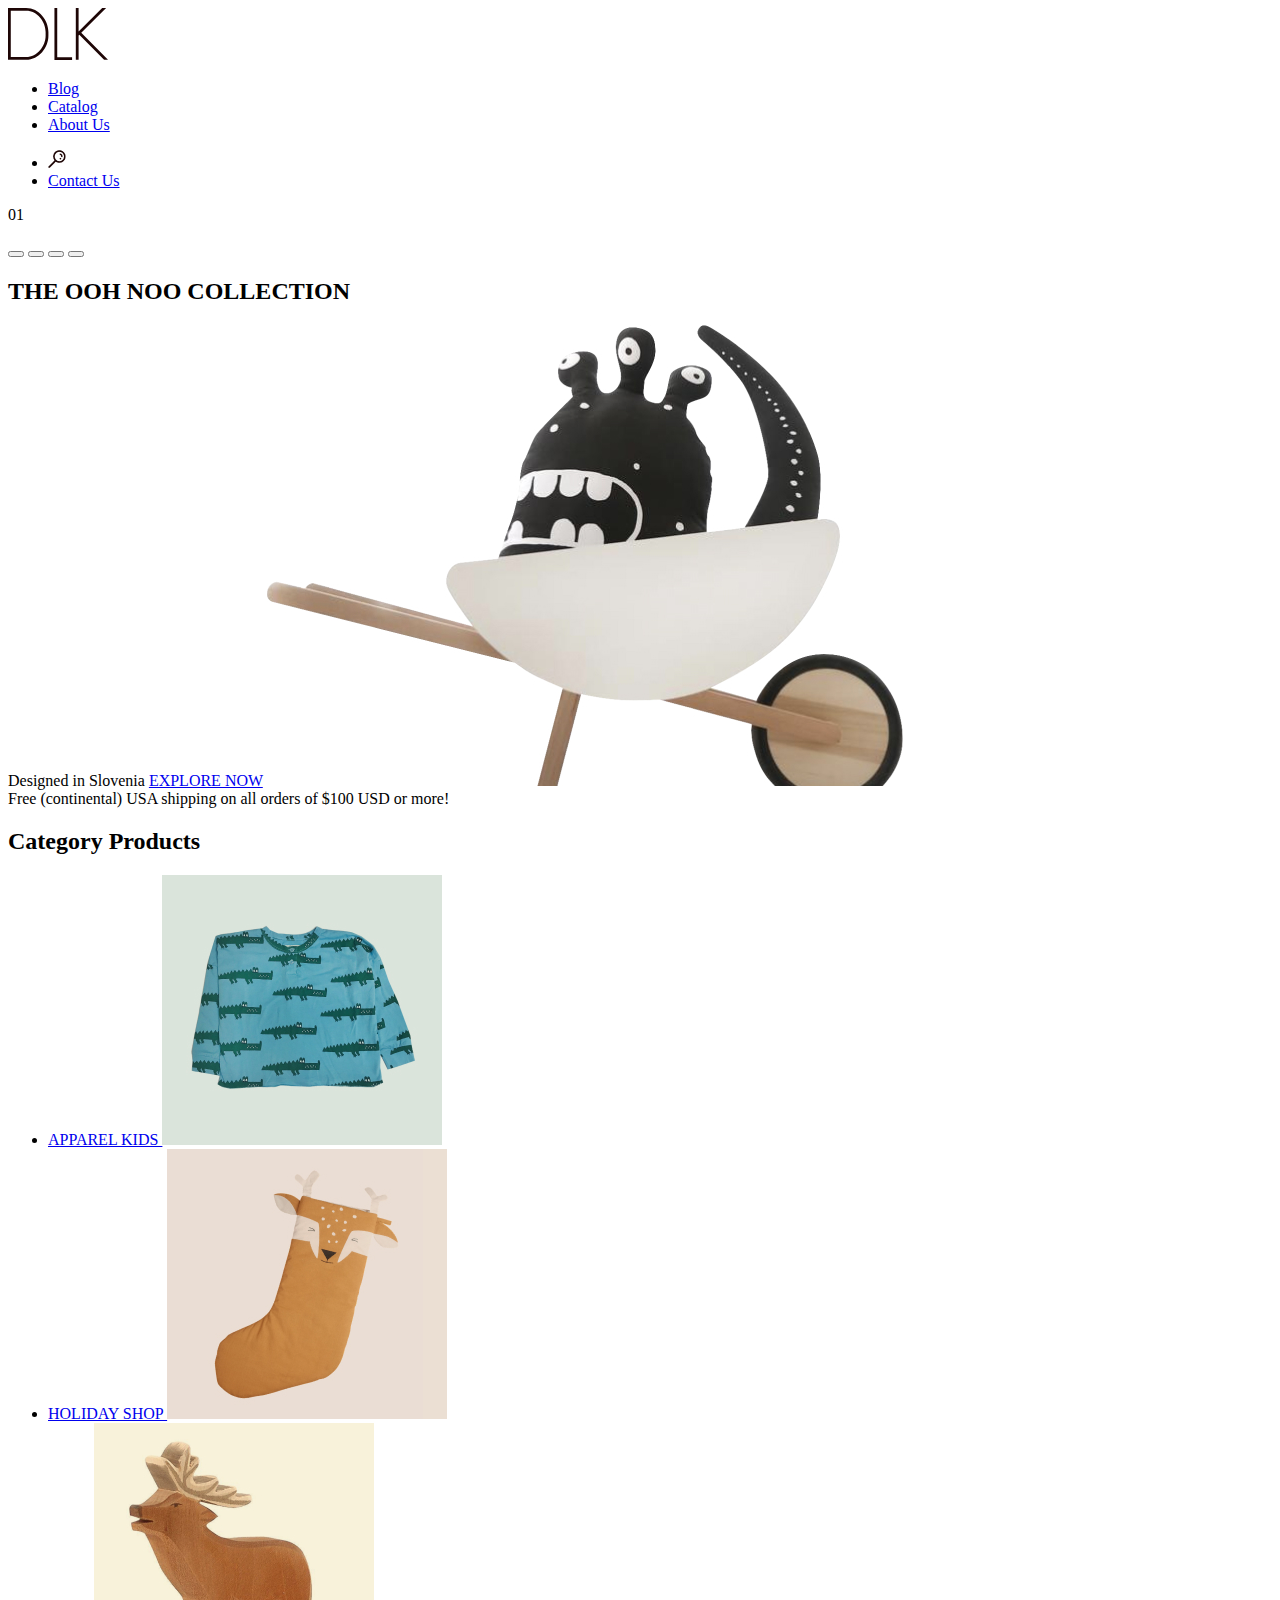
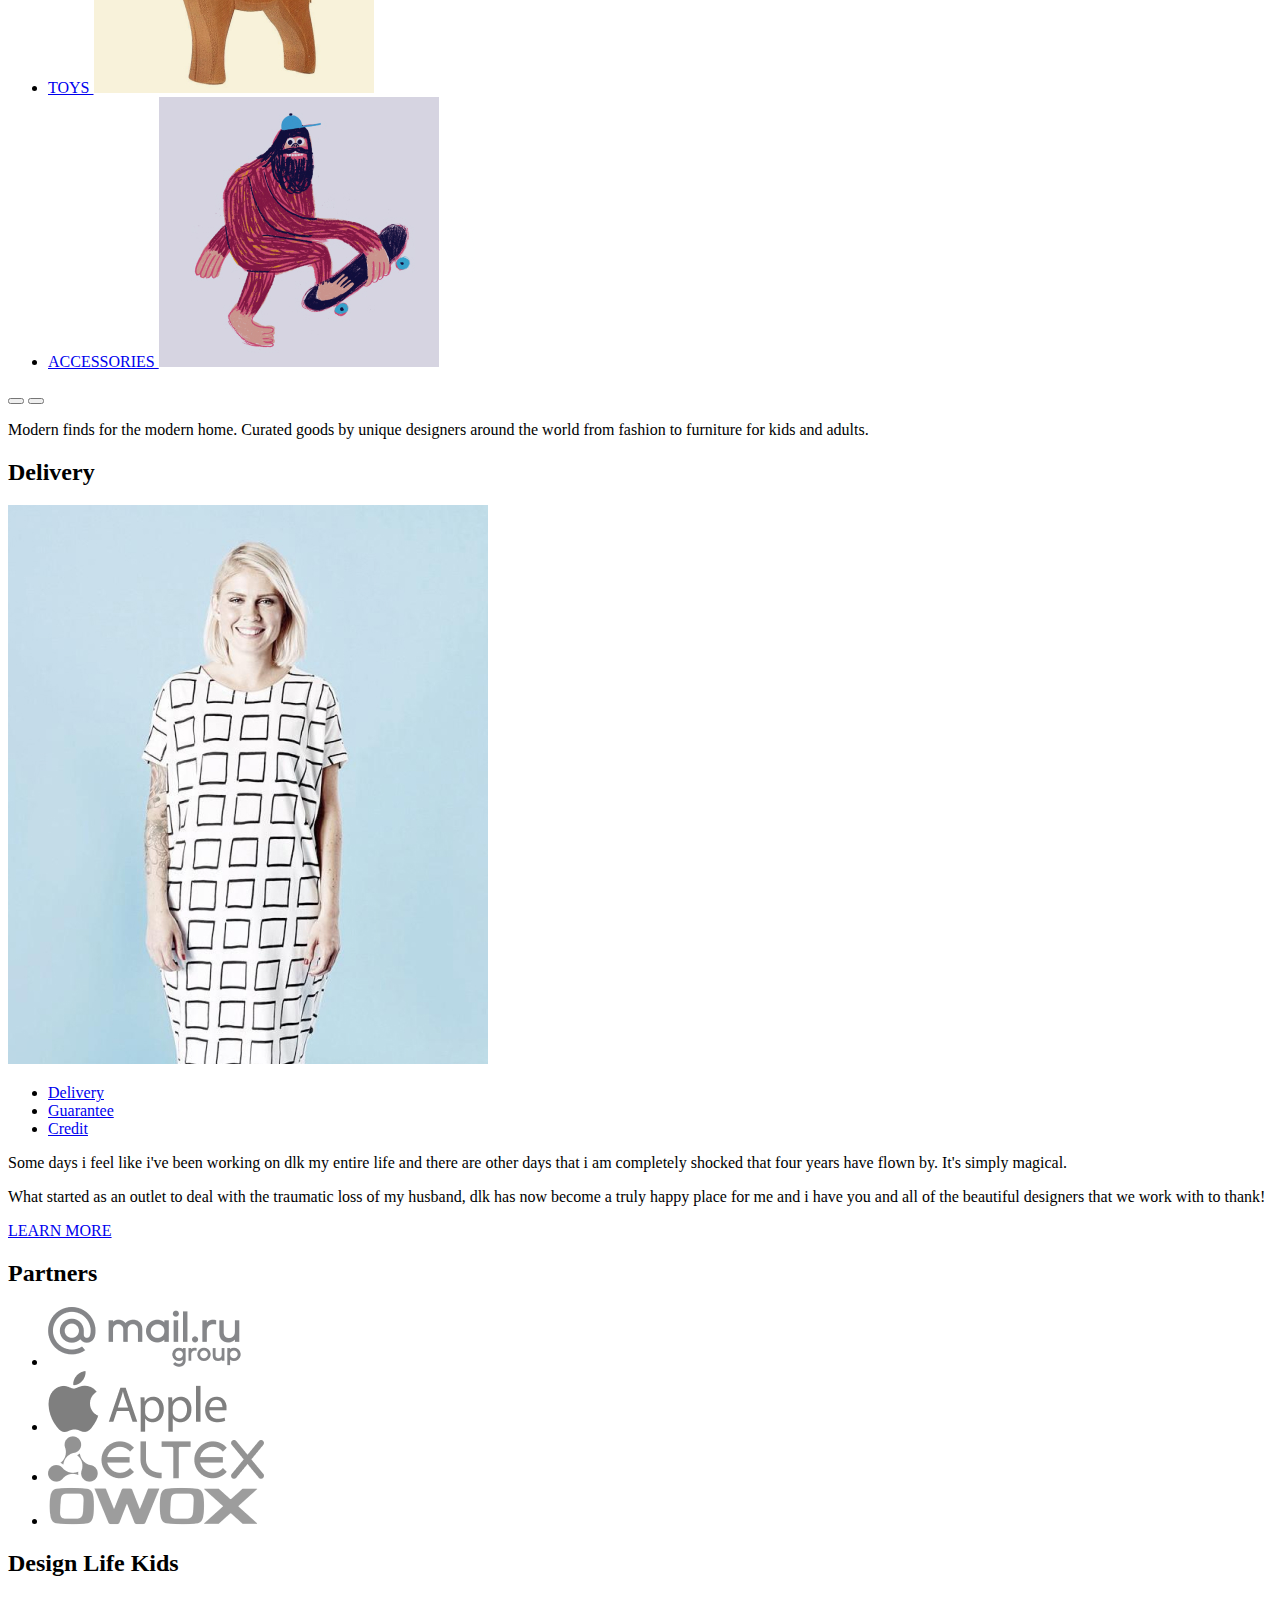
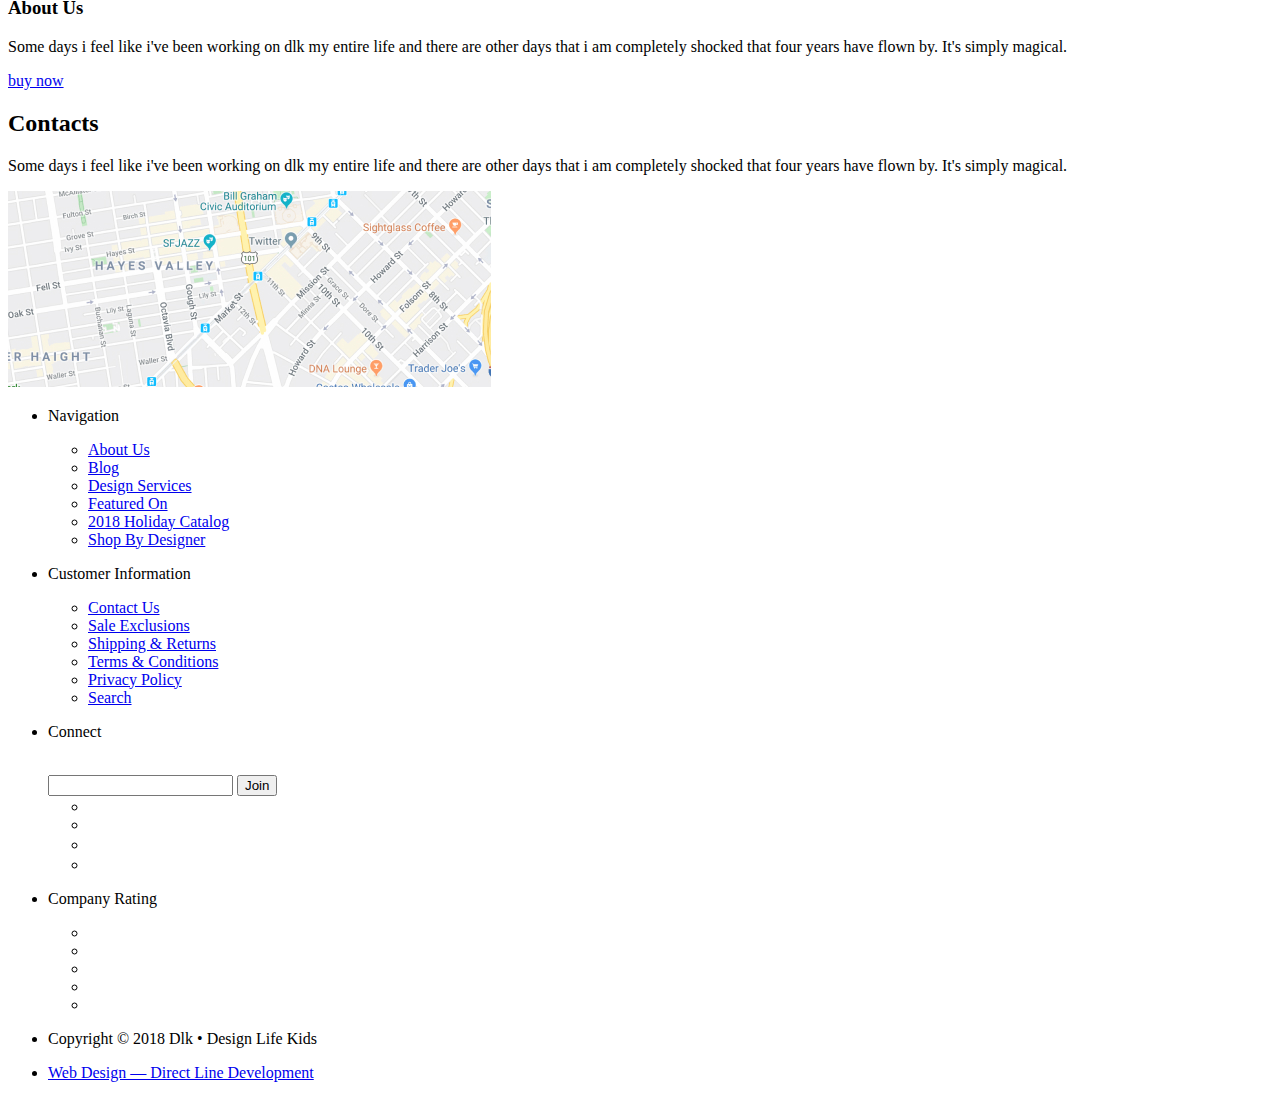
<file: project/index.html>
<!DOCTYPE html>
<html lang="en">

<head>
  <meta charset="utf-8" />
  <title>Document</title>
</head>

<body>
  <header>
    <a href="#">
      <img class="header-logo" src="/images/logo.svg" alt="logo" />
    </a>
    <nav class="header-nav">
      <ul>
        <li><a class="link link_nav" href="#">Blog</a></li>
        <li><a class="link link_nav" href="#">Catalog</a></li>
        <li><a class="link link_nav" href="#">About Us</a></li>
      </ul>
      <ul>
        <li><img class="search" src="/images/search.png" alt="search" /></li>
        <li><a class="link link_cont" href="#">Contact Us</a></li>
      </ul>
    </nav>
  </header>

  <main>
    <section class="poster">
      <div class="slider">
        <p class="slider-number">01</p>
        <div class="slider-nav">
          <button class="button button_active"></button>
          <button class="button button_passive"></button>
          <button class="button button_passive"></button>
          <button class="button button_passive"></button>
        </div>
      </div>

      <h2 class="poster-title">
        THE OOH NOO COLLECTION
      </h2>
      <span>
        Designed in Slovenia
      </span>
      <a class="button button_black" href="#">EXPLORE NOW</a>
      <img class="poster-img" src="/images/monster.jpg" alt="monster" />

      <div class="section-footer">
        Free (continental) USA shipping on all orders of $100 USD or more!
      </div>
    </section>

    <section class="category">
      <h2 class="section-title">
        Category Products
      </h2>
      <ul>
        <li>
          <a class="category-title" href="#"> <span> APPAREL KIDS </span>
            <img class="category-img" src="/images/category-1.jpg" alt="APPAREL KIDS" /></a>
        </li>
        <li>
          <a class="category-title" href="#"> <span> HOLIDAY SHOP </span>
            <img class="category-img" src="/images/category-2.jpg" alt="HOLIDAY SHOP" /></a>
        </li>
        <li>
          <a class="category-title" href="#"> <span> TOYS </span>
            <img class="category-img" src="/images/category-3.jpg" alt="TOYS" /></a>
        </li>
        <li>
          <a class="category-title" href="#"> <span> ACCESSORIES </span>
            <img class="category-img" src="/images/category-4.jpg" alt="ACCESSORIES" /></a>
        </li>
      </ul>
      <button class="button button_left"></button>
      <button class="button button_right"></button>
      <p>
        Modern finds for the modern home. Curated goods by unique designers around the world from fashion to furniture
        for kids and adults.
      </p>
    </section>

    <section class="delivery">
      <h2 class="section-title">
        Delivery
      </h2>
      <img class="delivery-img" src="/images/delivery.jpg" alt="delivery" />
      <ul>
        <li><a href="#"> Delivery </a></li>
        <li><a href="#"> Guarantee </a></li>
        <li><a href="#"> Credit </a></li>
      </ul>
      <p>
        Some days i feel like i've been working on dlk my entire life and
        there are other days that i am completely shocked that four years have
        flown by. It's simply magical.
      </p>
      <p>
        What started as an outlet to deal with the traumatic loss of my
        husband, dlk has now become a truly happy place for me and i have you
        and all of the beautiful designers that we work with to thank!
      </p>
      <a class="button button_black" href="#">LEARN MORE</a>
    </section>

    <section class="partners">
      <h2 class="hidden">Partners</h2>
      <ul>
        <li>
          <a href="#"><img src="/images/partner-1.png" alt="mail" /></a>
        </li>
        <li>
          <a href="#"><img src="/images/partner-2.png" alt="apple" /></a>
        </li>
        <li>
          <a href="#"><img src="/images/partner-3.png" alt="eltex" /></a>
        </li>
        <li>
          <a href="#"><img src="/images/partner-4.png" alt="owox" /></a>
        </li>
      </ul>
    </section>

    <article class="add-inf">
      <h2 class="section-title">
        Design Life Kids
      </h2>
      <h3>
        About Us
      </h3>
      <p>
        Some days i feel like i've been working on dlk my entire life and
        there are other days that i am completely shocked that four years
        have flown by. It's simply magical.
      </p>
      <a class="button button_black" href="#">buy now</a>
    </article>
    <article class="add-inf">
      <h2 class="section-title">
        Contacts
      </h2>
      <p>
        Some days i feel like i've been working on dlk my entire life and
        there are other days that i am completely shocked that four years
        have flown by. It's simply magical.
      </p>
      <img src="/images/map.jpg" alt="map" />
    </article>
  </main>

  <footer>
    <ul>
      <li>
        <p class="footer-title">Navigation</p>
        <ul>
          <li><a class="footer-link" href="#">About Us</a></li>
          <li><a class="footer-link" href="#">Blog</a></li>
          <li><a class="footer-link" href="#">Design Services</a></li>
          <li><a class="footer-link" href="#">Featured On</a></li>
          <li><a class="footer-link" href="#">2018 Holiday Catalog</a></li>
          <li><a class="footer-link" href="#">Shop By Designer</a></li>
        </ul>
      </li>
      <li>
        <p class="footer-title">Customer Information</p>
        <ul>
          <li><a class="footer-link" href="#">Contact Us</a></li>
          <li><a class="footer-link" href="#">Sale Exclusions</a></li>
          <li><a class="footer-link" href="#">Shipping & Returns</a></li>
          <li><a class="footer-link" href="#">Terms & Conditions</a></li>
          <li><a class="footer-link" href="#">Privacy Policy</a></li>
          <li><a class="footer-link" href="#">Search</a></li>
        </ul>
      </li>
      <li>
        <p class="footer-title">Connect</p><br>
        <form name="text" method="POST" action="">
          <input type="email">
          <button type="submit" class="button button_black"> Join </button>
        </form>
        <ul>
          <li>
            <a class="social-link" href="#"><img src="/images/f.svg" alt="facebook" /></a>
          </li>
          <li>
            <a class="social-link" href="#"><img src="/images/twit.svg" alt="twitter" /></a>
          </li>
          <li>
            <a class="social-link" href="#"><img src="/images/p.svg" alt="p" /></a>
          </li>
          <li>
            <a class="social-link" href="#"><img src="/images/inst.svg" alt="instagram" /></a>
          </li>
        </ul>
      </li>
    </ul>

    <ul>
      <li>
        <p class="social-link">Company Rating</p>
        <ul>
          <li><img src="/images/Star.svg" alt="star" /></li>
          <li><img src="/images/Star.svg" alt="star" /></li>
          <li><img src="/images/Star.svg" alt="star" /></li>
          <li><img src="/images/Star.svg" alt="star" /></li>
          <li><img src="/images/Star.svg" alt="star" /></li>
        </ul>
      </li>
      <li>
        <p class="social-link">Copyright © 2018 Dlk • Design Life Kids</p>
      </li>
      <li>
        <a href="#">Web Design — Direct Line Development</a>
      </li>
    </ul>
  </footer>
</body>

</html>
</file>
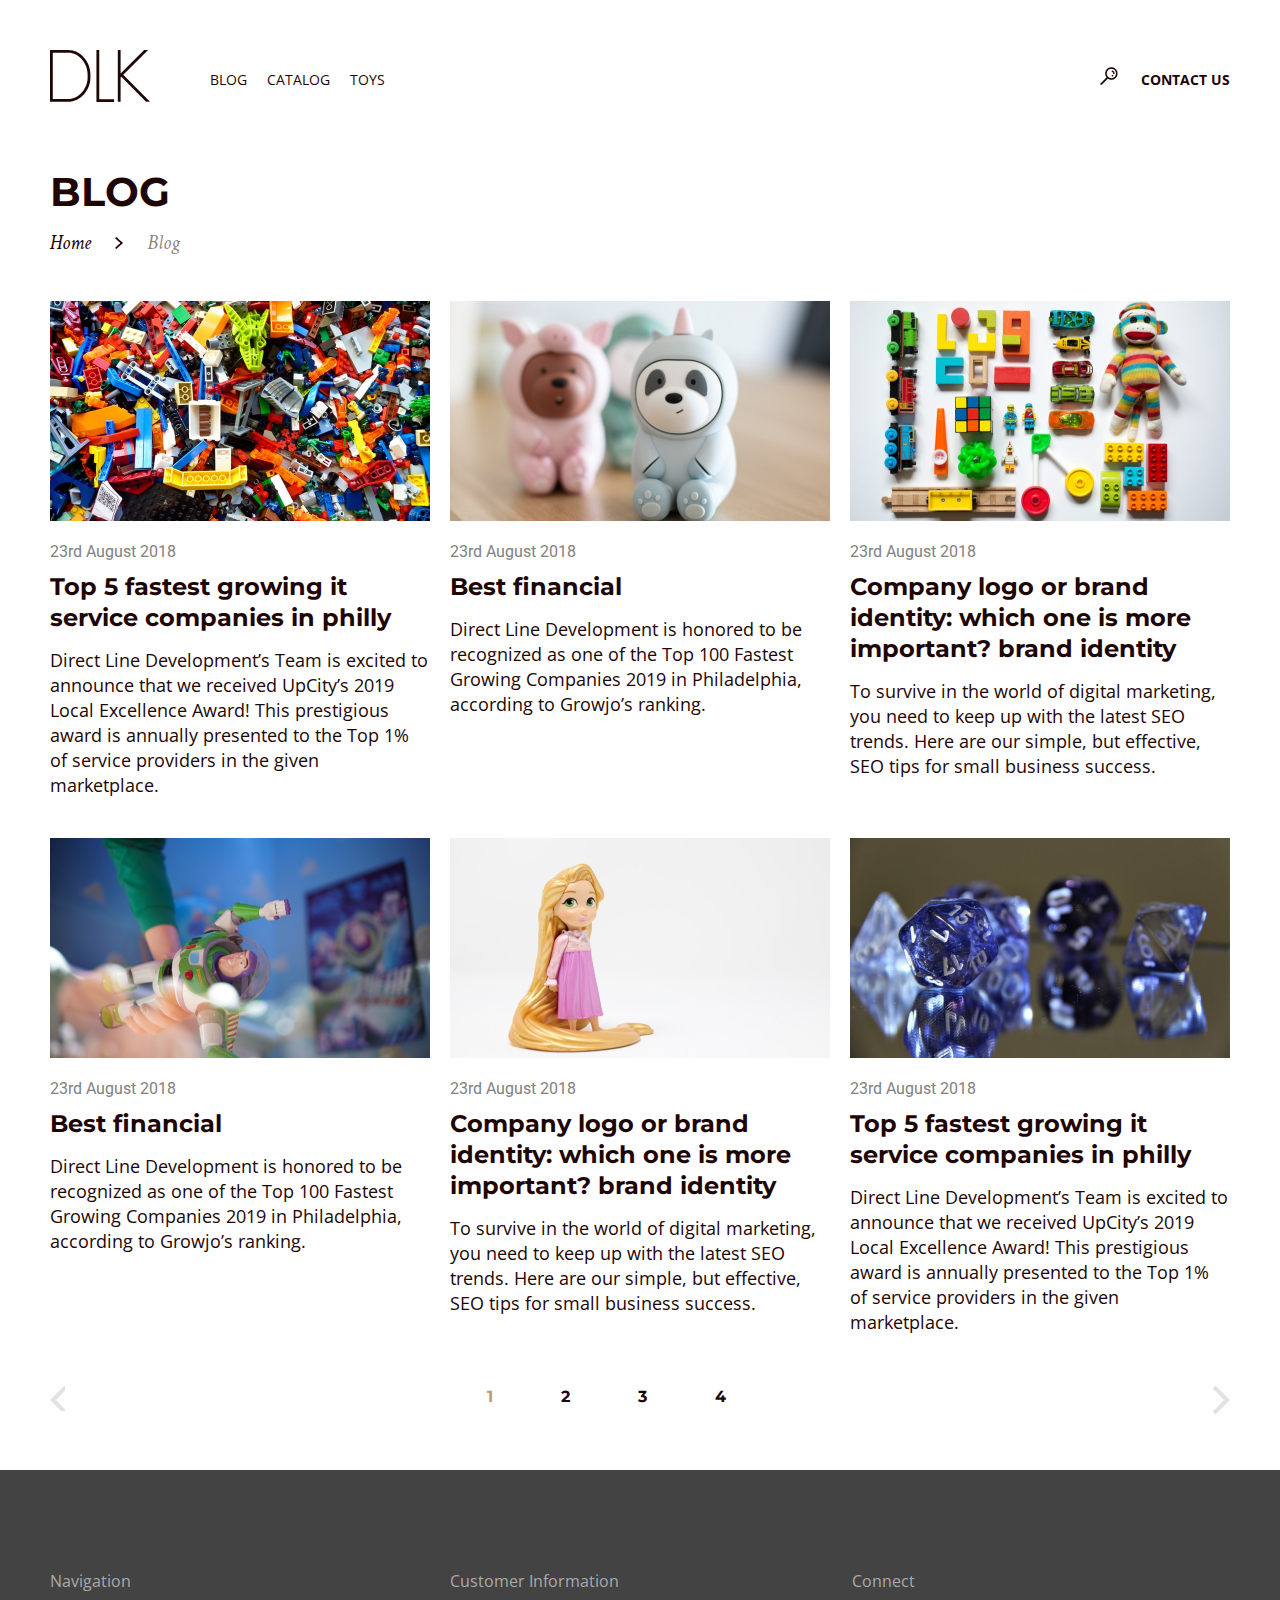
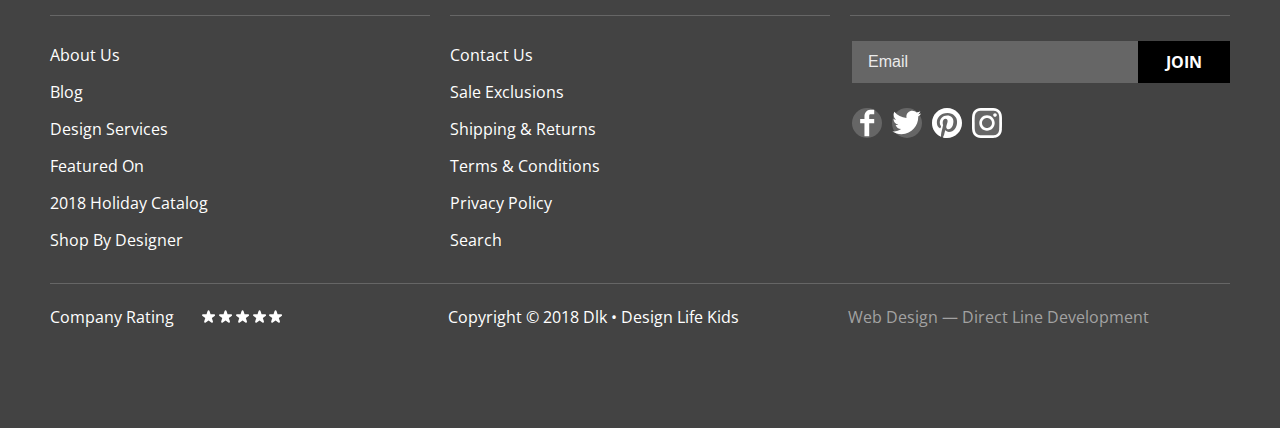
<file: pages/Blog/index.html>
<!DOCTYPE html>
<html lang="en">

<head>
  <meta charset="utf-8" />
  <title>Blog</title>
  <link
    href="https://fonts.googleapis.com/css?family=Crimson+Text:400i,700i%7CMontserrat:300,400,700%7COpen+Sans:400,700%7CRoboto&display=swap"
    rel="stylesheet">
  <link rel="stylesheet" href="/common.css">
  <link rel="stylesheet" href="style.css">
</head>

<body>
  <header class="header container">
    <a href="/index.html">
      <img class="header-logo" src="/images/logo.svg" alt="logo" />
    </a>
    <nav class="header-nav">
      <ul class="header-list-links list_none">
        <li><a class="link link_nav" href="#">Blog</a></li>
        <li><a class="link link_nav" href="/pages/Catalog/index.html">Catalog</a></li>
        <li><a class="link link_nav" href="/pages/Toys/index.html">Toys</a></li>
      </ul>
      <ul class="header-list-search list_none">
        <li><img class="search" src="/images/search.png" alt="search" /></li>
        <li><a class="link link_cont" href="/pages/Contact us/index.html">Contact Us</a></li>
      </ul>
    </nav>
  </header>

  <main>
    <h1 class="title container">
      Blog
    </h1>

    <div class="navigation container">
      <a class="active-tab" href="/index.html">Home</a>
      <img src="/images/br.png" alt=">">
      <a class="passive-tab">Blog</a>
    </div>

    <section class="papers container">
      <h2 class="hidden">papers</h2>
      <ul class="paper list_none">
        <li>
          <article class="paper_item">
            <a href="#"><img class="paper-img" src="/images/paper-1.jpg" alt="lego"></a>
            <span class="paper-date">23rd August 2018</span>
            <a href="#" class="paper-title">Top 5 fastest growing it service companies in philly</a>
            <p class="paper-text">Direct Line Development’s Team is excited to announce that we received UpCity’s 2019
              Local Excellence Award! This prestigious award is annually presented to the Top 1% of service providers in
              the given marketplace.</p>
          </article>
        </li>
        <li>
          <article class="paper_item">
            <a href="#"><img class="paper-img" src="/images/paper-2.jpg" alt="money box"></a>
            <span class="paper-date">23rd August 2018</span>
            <a href="#" class="paper-title">Best financial</a>
            <p class="paper-text">Direct Line Development is honored to be recognized as one of the Top 100 Fastest
              Growing Companies 2019 in Philadelphia, according to Growjo’s ranking.</p>
          </article>
        </li>
        <li>
          <article class="paper_item">
            <a href="#"><img class="paper-img" src="/images/paper-3.jpg" alt="toys"></a>
            <span class="paper-date">23rd August 2018</span>
            <a href="#" class="paper-title">Company logo or brand identity: which one is more important? brand
              identity</a>
            <p class="paper-text">To survive in the world of digital marketing, you need to keep up with the latest SEO
              trends. Here are our simple, but effective, SEO tips for small business success.</p>
          </article>
        </li>
        <li>
          <article class="paper_item">
            <a href="#"><img class="paper-img" src="/images/paper-4.jpg" alt="baz"></a>
            <span class="paper-date">23rd August 2018</span>
            <a href="#" class="paper-title">Best financial</a>
            <p class="paper-text">Direct Line Development is honored to be recognized as one of the Top 100 Fastest
              Growing Companies 2019 in Philadelphia, according to Growjo’s ranking.</p>
          </article>
        </li>
        <li>
          <article class="paper_item">
            <a href="#"><img class="paper-img" src="/images/paper-5.jpg" alt="princess"></a>
            <span class="paper-date">23rd August 2018</span>
            <a href="#" class="paper-title">Company logo or brand identity: which one is more important? brand
              identity</a>
            <p class="paper-text">To survive in the world of digital marketing, you need to keep up with the latest SEO
              trends. Here are our simple, but effective, SEO tips for small business success.</p>
          </article>
        </li>
        <li>
          <article class="paper_item">
            <a href="#"><img class="paper-img" src="/images/paper-6.jpg" alt="kub"></a>
            <span class="paper-date">23rd August 2018</span>
            <a href="#" class="paper-title">Top 5 fastest growing it service companies in philly</a>
            <p class="paper-text">Direct Line Development’s Team is excited to announce that we received UpCity’s 2019
              Local Excellence Award! This prestigious award is annually presented to the Top 1% of service providers in
              the given marketplace.</p>
          </article>
        </li>
      </ul>
    </section>

    <div class="pages container">
      <a class="left" href="#">
        <!-- <img src="/images/page-left.png" alt=""> -->
      </a>
      <div class="numbers">
        <a class="numder numder-one" href="#">1</a>
        <a class="numder" href="#">2</a>
        <a class="numder" href="#">3</a>
        <a class="numder" href="#">4</a>
      </div>
      <a class="right" href="#"><img src="/images/page-right.png" alt=""></a>
    </div>
  </main>

  <footer>
    <div class="container">
      <ul class="footer-inf list_none">
        <li class="footer-nav">
          <p class="footer-title">Navigation</p>
          <ul class="list_none">
            <li><a class="footer-link" href="#">About Us</a></li>
            <li><a class="footer-link" href="#">Blog</a></li>
            <li><a class="footer-link" href="#">Design Services</a></li>
            <li><a class="footer-link" href="#">Featured On</a></li>
            <li><a class="footer-link" href="#">2018 Holiday Catalog</a></li>
            <li><a class="footer-link" href="#">Shop By Designer</a></li>
          </ul>
        </li>
        <li class="footer-custom">
          <p class="footer-title">Customer Information</p>
          <ul class="list_none">
            <li><a class="footer-link" href="#">Contact Us</a></li>
            <li><a class="footer-link" href="#">Sale Exclusions</a></li>
            <li><a class="footer-link" href="#">Shipping & Returns</a></li>
            <li><a class="footer-link" href="#">Terms & Conditions</a></li>
            <li><a class="footer-link" href="#">Privacy Policy</a></li>
            <li><a class="footer-link" href="#">Search</a></li>
          </ul>
        </li>
        <li class="footer-connect">
          <p class="footer-title">Connect</p>
          <form class="footer-form" name="text" method="POST" action="">
            <input class="mail" type="email" placeholder="Email">
            <button type="submit" class="button button_black"><span class="button-text">Join</span></button>
          </form>
          <ul class="footer-soc list_none">
            <li>
              <a class="social-link" href="#"><img src="/images/f.svg" alt="facebook" /></a>
            </li>
            <li>
              <a class="social-link" href="#"><img src="/images/twit.svg" alt="twitter" /></a>
            </li>
            <li>
              <a class="social-link" href="#"><img src="/images/p.svg" alt="p" /></a>
            </li>
            <li>
              <a class="social-link" href="#"><img src="/images/inst.svg" alt="instagram" /></a>
            </li>
          </ul>
        </li>
      </ul>

      <ul class="footer-last list_none">
        <li class="footer-rating">
          <p class="footer-link">Company Rating</p>
          <ul class="stars list_none">
            <li><img class="star" src="/images/Star.svg" alt="star" /></li>
            <li><img class="star" src="/images/Star.svg" alt="star" /></li>
            <li><img class="star" src="/images/Star.svg" alt="star" /></li>
            <li><img class="star" src="/images/Star.svg" alt="star" /></li>
            <li><img class="star" src="/images/Star.svg" alt="star" /></li>
          </ul>
        </li>
        <li>
          <p class="footer-link">Copyright © 2018 Dlk • Design Life Kids</p>
        </li>
        <li>
          <a class="footer-text" href="#">Web Design — Direct Line Development</a>
        </li>
      </ul>
    </div>
  </footer>
</body>

</html>
</file>
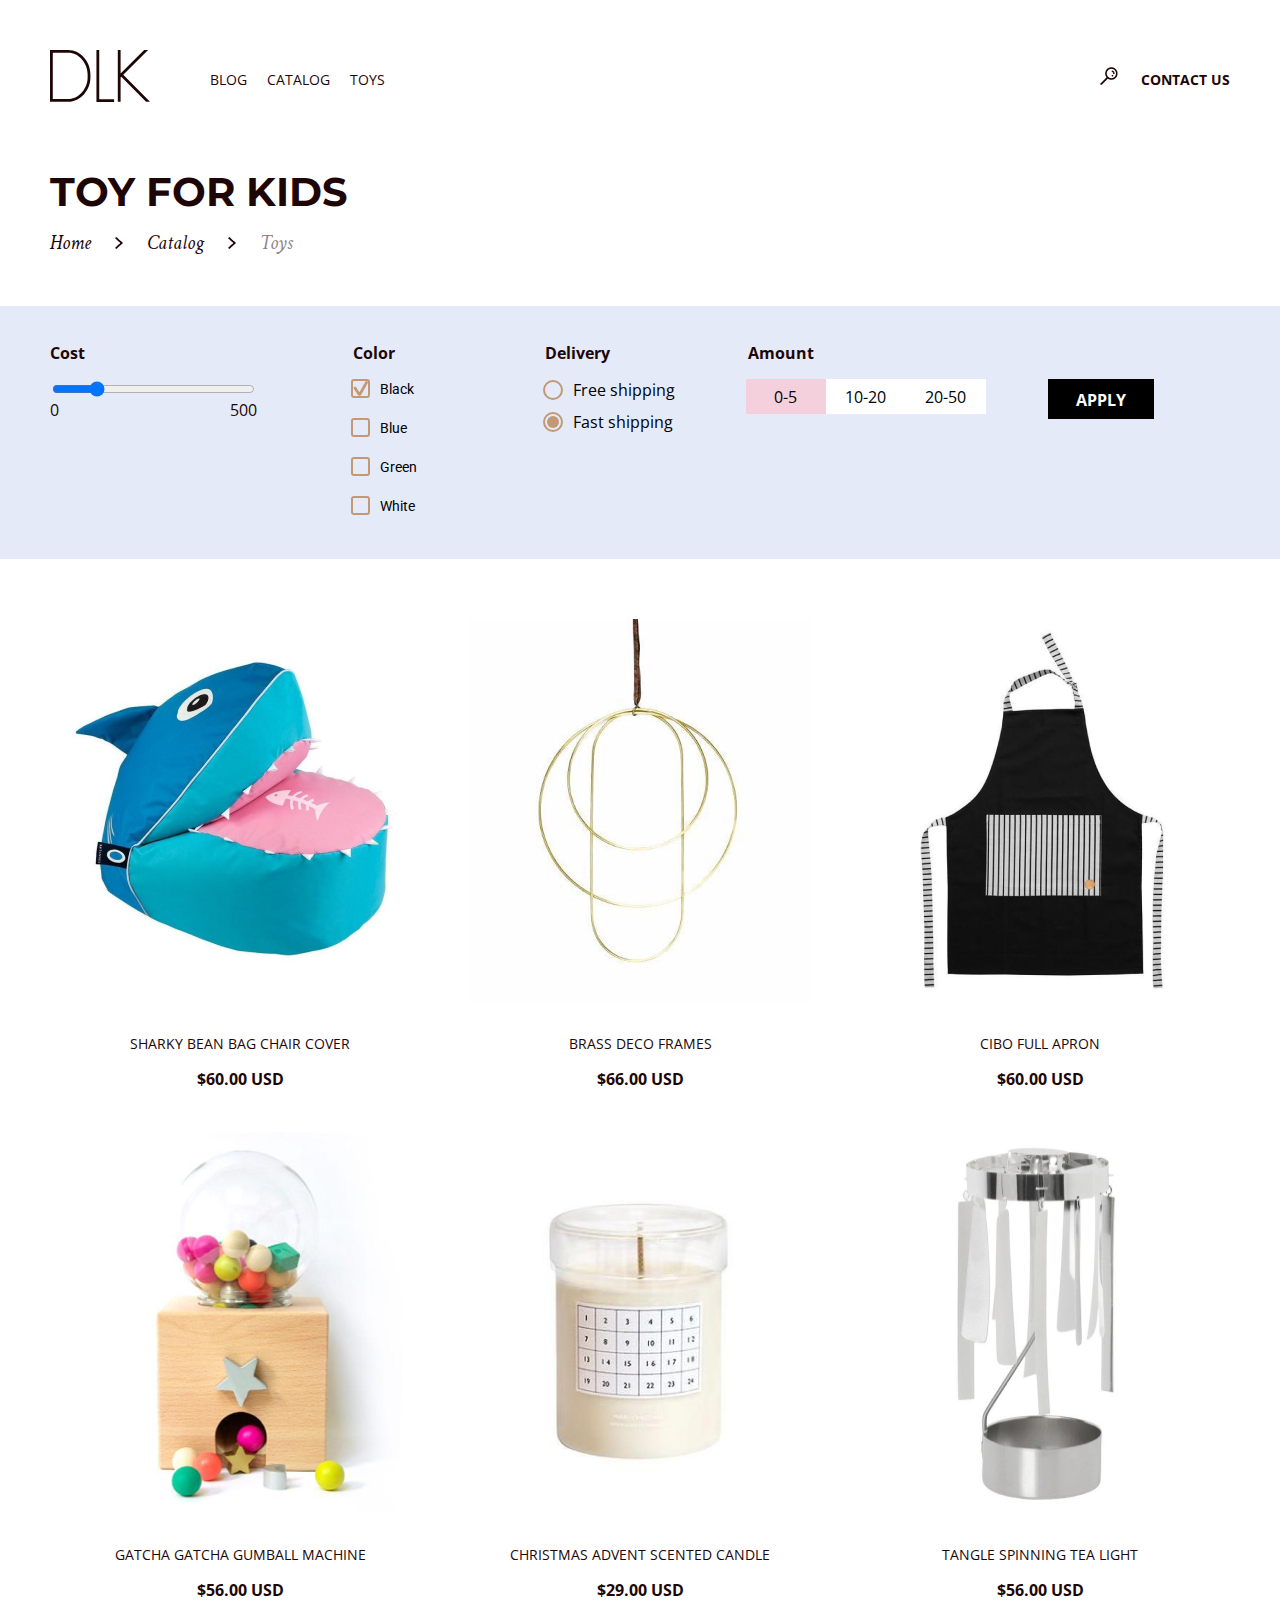
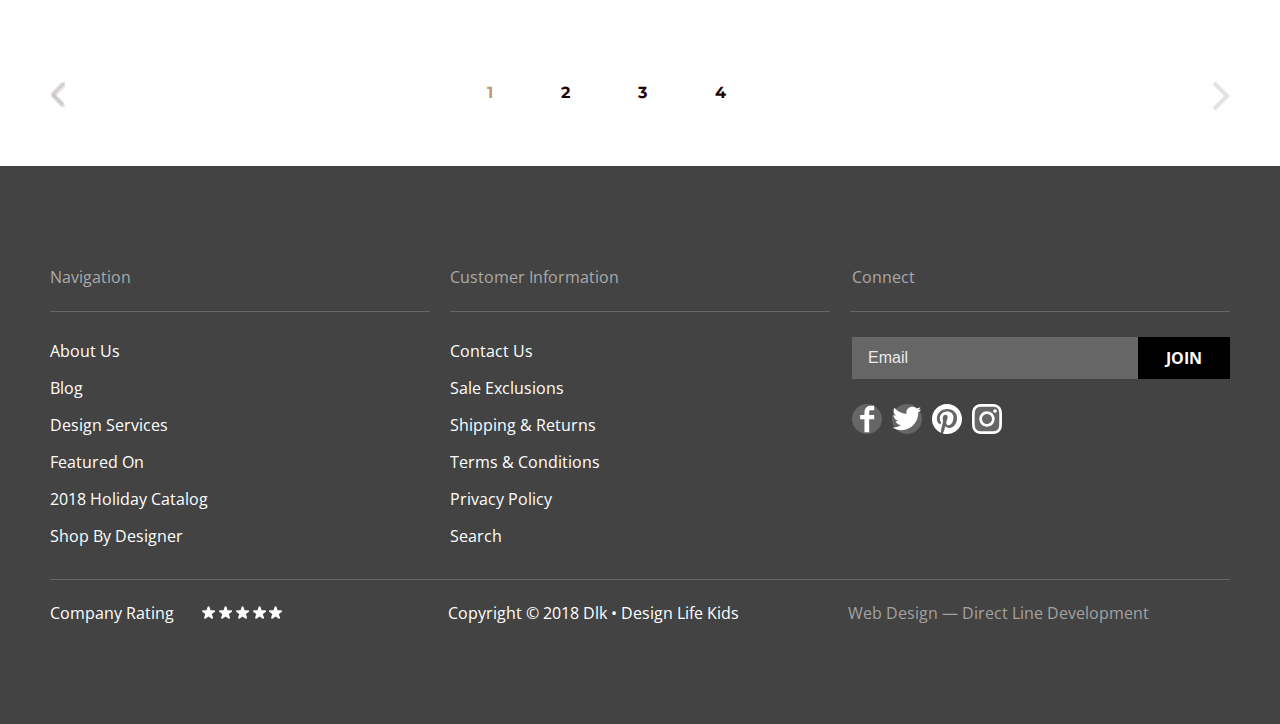
<file: pages/Toys/index.html>
<!DOCTYPE html>
<html lang="en">

<head>
  <meta charset="utf-8" />
  <title>Toys</title>
  <link
    href="https://fonts.googleapis.com/css?family=Crimson+Text:400i,700i%7CMontserrat:300,400,700%7COpen+Sans:400,700%7CRoboto&display=swap"
    rel="stylesheet">
  <link rel="stylesheet" href="/common.css">
  <link rel="stylesheet" href="style.css">
</head>

<body>
  <header class="header container">
    <a href="/index.html">
      <img class="header-logo" src="/images/logo.svg" alt="logo" />
    </a>
    <nav class="header-nav">
      <ul class="header-list-links list_none">
        <li><a class="link link_nav" href="/pages/Blog/index.html">Blog</a></li>
        <li><a class="link link_nav" href="/pages/Catalog/index.html">Catalog</a></li>
        <li><a class="link link_nav" href="#">Toys</a></li>
      </ul>
      <ul class="header-list-search list_none">
        <li><img class="search" src="/images/search.png" alt="search" /></li>
        <li><a class="link link_cont" href="/pages/Contact us/index.html">Contact Us</a></li>
      </ul>
    </nav>
  </header>

  <main>
    <h1 class="title container">
      Toy for kids
    </h1>

    <div class="navigation container">
      <a class="active-tab" href="/index.html">Home</a>
      <img src="/images/br.png" alt=">">
      <a class="active-tab catalog" href="/pages/Catalog/index.html">Catalog</a>
      <img src="/images/br.png" alt=">">
      <a class="passive-tab">Toys</a>
    </div>

    <div class="buy-form">
      <form action="https://form-data-dl.herokuapp.com/api/messages" class="buy container" method="GET">
        <div class="cost-range">
          <label class="label" for="cost">Cost</label>
          <input type="range" id="cost" name="cost" min="0" max="500" value="100">
          <div class="range">
            <span class="form-number">0</span>
            <span class="form-number">500</span>
          </div>
        </div>

        <fieldset class="buy-fieldset fieldset-color">
          <legend class="label">Color</legend>
          <label class="checkbox-label">
            <input class="checkbox hidden" type="checkbox" name="color" value="black" checked>
            <span class="indicator"></span>
            Black
          </label>
          <label class="checkbox-label">
            <input class="checkbox hidden" type="checkbox" name="color" value="blue">
            <span class="indicator"></span>
            Blue
          </label>
          <label class="checkbox-label">
            <input class="checkbox hidden" type="checkbox" name="color" value="green">
            <span class="indicator"></span>
            Green
          </label>
          <label class="checkbox-label">
            <input class="checkbox hidden" type="checkbox" name="color" value="white">
            <span class="indicator"></span>
            White
          </label>
        </fieldset>

        <fieldset class="buy-fieldset fieldset-shipping">
          <legend class="label">Delivery</legend>
          <label class="radio-label">
            <input class="radio hidden" type="radio" name="delivery" value="free">
            <span class="radio-indicator"></span>
            Free shipping
          </label>
          <label class="radio-label">
            <input class="radio hidden" type="radio" name="delivery" value="fast" checked>
            <span class="radio-indicator"></span>
            Fast shipping
          </label>
        </fieldset>

        <fieldset class="buy-fieldset">
          <legend class="label">Amount</legend>
          <div class="amount-d">
            <label class="amount-label">
              <span class="amount-value"> 0-5 </span>
              <input class="amount hidden" type="radio" name="amount" value="small" checked>
              <span class="amount-indicator"></span>
            </label>
            <label class="amount-label">
              <span class="amount-big-value"> 10-20 </span>
              <input class="amount hidden" type="radio" name="amount" value="middle">
              <span class="amount-indicator"></span>
            </label>
            <label class="amount-label">
              <span class="amount-big-value"> 20-50 </span>
              <input class="amount hidden" type="radio" name="amount" value="large">
              <span class="amount-indicator"></span>
            </label>
          </div>
        </fieldset>
        <button type="submit" class="button apply-button button_black"><span class="button-text">Apply</span></button>
      </form>
    </div>

    <section class="container">
      <ul class="products list_none">
        <li class="one-product">
          <a class="product-link" href="#"><img class="product-img" src="/images/toy-1.jpg" alt="sharky">
            <div class="learn-more">
              <span class="learn-more-text">LEARN MORE</span>
            </div>
            <span class="product-name">SHARKY BEAN BAG CHAIR COVER</span>
          </a>
          <span class="product-price">$60.00 USD</span>
        </li>
        <li class="one-product">
          <a class="product-link" href="#"><img class="product-img" src="/images/toy-2.jpg" alt="brass">
            <div class="learn-more">
              <span class="learn-more-text">LEARN MORE</span>
            </div>
            <span class="product-name">BRASS DECO FRAMES</span>
          </a>
          <span class="product-price">$66.00 USD</span>
        </li>
        <li class="one-product">
          <a class="product-link" href="#"><img class="product-img" src="/images/toy-3.jpg" alt="cibo">
            <div class="learn-more">
              <span class="learn-more-text">LEARN MORE</span>
            </div>
            <span class="product-name">CIBO FULL APRON</span>
          </a>
          <span class="product-price">$60.00 USD</span>
        </li>
        <li class="one-product">
          <a class="product-link" href="#"><img class="product-img" src="/images/toy-4.jpg" alt="gumball machine">
            <div class="learn-more">
              <span class="learn-more-text">LEARN MORE</span>
            </div>
            <span class="product-name">GATCHA GATCHA GUMBALL MACHINE</span>
          </a>
          <span class="product-price">$56.00 USD</span>
        </li>
        <li class="one-product">
          <a class="product-link" href="#"><img class="product-img" src="/images/toy-5.jpg" alt="candle">
            <div class="learn-more">
              <span class="learn-more-text">LEARN MORE</span>
            </div>
            <span class="product-name">CHRISTMAS ADVENT SCENTED CANDLE</span>
          </a>
          <span class="product-price">$29.00 USD</span>
        </li>
        <li class="one-product">
          <a class="product-link" href="#"><img class="product-img" src="/images/toy-6.jpg" alt="tea light">
            <div class="learn-more">
              <span class="learn-more-text">LEARN MORE</span>
            </div>
            <span class="product-name">TANGLE SPINNING TEA LIGHT</span>
          </a>
          <span class="product-price">$56.00 USD</span>
        </li>
      </ul>
    </section>
    <div class="pages container">
      <a class="left" href="#"><img src="/images/page-left.png" alt=""></a>
      <div class="numbers">
        <a class="numder numder-one" href="#">1</a>
        <a class="numder" href="#">2</a>
        <a class="numder" href="#">3</a>
        <a class="numder" href="#">4</a>
      </div>
      <a class="right" href="#"><img src="/images/page-right.png" alt=""></a>
    </div>
  </main>

  <footer>
    <div class="container">
      <ul class="footer-inf list_none">
        <li class="footer-nav">
          <p class="footer-title">Navigation</p>
          <ul class="list_none">
            <li><a class="footer-link" href="#">About Us</a></li>
            <li><a class="footer-link" href="#">Blog</a></li>
            <li><a class="footer-link" href="#">Design Services</a></li>
            <li><a class="footer-link" href="#">Featured On</a></li>
            <li><a class="footer-link" href="#">2018 Holiday Catalog</a></li>
            <li><a class="footer-link" href="#">Shop By Designer</a></li>
          </ul>
        </li>
        <li class="footer-custom">
          <p class="footer-title">Customer Information</p>
          <ul class="list_none">
            <li><a class="footer-link" href="#">Contact Us</a></li>
            <li><a class="footer-link" href="#">Sale Exclusions</a></li>
            <li><a class="footer-link" href="#">Shipping & Returns</a></li>
            <li><a class="footer-link" href="#">Terms & Conditions</a></li>
            <li><a class="footer-link" href="#">Privacy Policy</a></li>
            <li><a class="footer-link" href="#">Search</a></li>
          </ul>
        </li>
        <li class="footer-connect">
          <p class="footer-title">Connect</p>
          <form class="footer-form" name="text" method="POST" action="">
            <input class="mail" type="email" placeholder="Email">
            <button type="submit" class="button button_black"><span class="button-text">Join</span></button>
          </form>
          <ul class="footer-soc list_none">
            <li>
              <a class="social-link" href="#"><img src="/images/f.svg" alt="facebook" /></a>
            </li>
            <li>
              <a class="social-link" href="#"><img src="/images/twit.svg" alt="twitter" /></a>
            </li>
            <li>
              <a class="social-link" href="#"><img src="/images/p.svg" alt="p" /></a>
            </li>
            <li>
              <a class="social-link" href="#"><img src="/images/inst.svg" alt="instagram" /></a>
            </li>
          </ul>
        </li>
      </ul>

      <ul class="footer-last list_none">
        <li class="footer-rating">
          <p class="footer-link">Company Rating</p>
          <ul class="stars list_none">
            <li><img class="star" src="/images/Star.svg" alt="star" /></li>
            <li><img class="star" src="/images/Star.svg" alt="star" /></li>
            <li><img class="star" src="/images/Star.svg" alt="star" /></li>
            <li><img class="star" src="/images/Star.svg" alt="star" /></li>
            <li><img class="star" src="/images/Star.svg" alt="star" /></li>
          </ul>
        </li>
        <li>
          <p class="footer-link">Copyright © 2018 Dlk • Design Life Kids</p>
        </li>
        <li>
          <a class="footer-text" href="#">Web Design — Direct Line Development</a>
        </li>
      </ul>
    </div>
  </footer>
</body>

</html>
</file>
<file: common.css>
body { 
  font-family: 'Open Sans', sans-serif; 
  margin: 0;
}

a { 
  text-decoration: none; 
}

html { 
  box-sizing: border-box; 
}
*,
*::before, 
*::after { 
  box-sizing: inherit; 
}

img { 
  max-width: 100%; 
}

.container{
  margin: 0 auto;
  width: 100%;
  max-width: 1220px;
  padding: 0 20px;
}

.list_none{
  list-style-type: none;
  padding-left: 0;
  margin: 0;
}

.hidden{
  position: absolute !important;
  clip: rect(1px 1px 1px 1px); /* IE6, IE7 */
  clip: rect(1px, 1px, 1px, 1px);
  padding:0 !important;
  border:0 !important;
  height: 1px !important; 
  width: 1px !important; 
  overflow: hidden;
}

.button-text{
  display: inline-block;
  padding: 9px 22px;
  font-family: "Open Sans";
  font-style: normal;
  font-weight: bold;
  font-size: 16px;
  line-height: 22px;
  text-transform: uppercase;
  color: #FFFFFF;
}

.button_black{
  background-color: #000000;
  display: inline-block;
  text-align: center;
  border: none;
}

.button_black:hover{
  background-color: #C29974;
  cursor: pointer;
}

.button_black:active{
  background-color: #CFAF91;
}

.button_black:disabled{
  background-color: #C1C1C1;
  cursor: default;
}

.button-text_disabled{
  color: #E1E1E1;
}
/* header */

.header{
  display: flex;
  padding-top: 50px;
  padding-bottom: 40px;
}

.header-logo{
  width: 100px;
  min-width: 100px;
  height: 52px;
}

.header-logo:hover{
  opacity: .5;
}

.header-logo:active{
  opacity: .2;
}

.header-nav{
  width: 100%;
  display: flex;
  justify-content: space-between;
  flex-wrap: wrap;
}

.header-list-links{
  display: flex;
  margin-left: 60px;
  align-items: center;
  flex-wrap: wrap;
}

.header-list-search{
  display: flex;
  align-items: center;
  flex-wrap: wrap;
}

.link {
  font-size: 14px;
  line-height: 19px;
  text-transform: uppercase;
  color: #1E0606;
  margin-right: 20px;
}

.link:hover{
  opacity: .5;
}

.link:active{
  opacity: .2;
}

.link_cont {
  font-weight: bold;
  margin-left: 23px;
  margin-right: 0px;
}

.search:hover{
  opacity: .5;
  cursor: pointer;
}

.search:active{
  opacity: .2;
}

/* categories */

.one-category{
  display: flex;
  width: 280px;
  height: 270px;
  justify-content: center;
  align-items: center;
}

.category-link{
  width: 100%;
  height: 100%;
  padding-right: 44px;
  padding-left: 44px;
  display: flex;
  justify-content: center;
  align-items: center;
}

.category-titles{
  padding-right: 44px;
  padding-left: 44px;
  text-align: center;
}

.category-title{
  font-family: Montserrat;
  font-weight: bold;
  font-size: 26px;
  line-height: 32px;
  text-transform: uppercase;
  color: #FFFFFF;
  max-width: 292px;
  text-shadow: 0px 0px 40px rgba(147, 3, 3, 0.25);
}

.category-link:hover{
  text-decoration-line: underline;
  color: #FFFFFF;
}

.category-link:active{
  text-decoration-line: underline;
  color: #FFFFFF;
}

.apparel-kids{
  position: relative;
}
.apparel-kids::before{
    position: absolute;
    content: ' ';
    width: 100%;
    height: 100%;
    top: 0;
    left: 0;
    background: url('/images/category-1.jpg');
    z-index: -1;
}

.holiday-shop{
  position: relative;
}
.holiday-shop::before{
    position: absolute;
    content: ' ';
    width: 100%;
    height: 100%;
    top: 0;
    left: 0;
    background: url('/images/category-2.jpg');
    z-index: -1;
}

.toys{
  position: relative;
}
.toys::before{
    position: absolute;
    content: ' ';
    width: 100%;
    height: 100%;
    top: 0;
    left: 0;
    background: url('/images/category-3.jpg');
    z-index: -1;
}

.accessories{
  position: relative;
}
.accessories::before{
    position: absolute;
    content: ' ';
    width: 100%;
    height: 100%;
    top: 0;
    left: 0;
    background: url('/images/category-4.jpg');
    z-index: -1;
}

/* page titles */

.title{
  margin-top: 20px;
  margin-bottom: 15px;
  font-family: Montserrat;
  font-style: normal;
  font-weight: bold;
  font-size: 40px;
  line-height: 49px;
  text-transform: uppercase;
  color: #1E0606;
}

.navigation{
  margin-bottom: 50px;
}

.active-tab{
  font-family: "Crimson Text";
  font-style: italic;
  font-weight: normal;
  font-size: 20px;
  line-height: 25px;
  color: #1E0606;
  padding-right: 20px;
}

.active-tab:hover{
  opacity: 0.75;
}

.passive-tab{
  font-family: "Crimson Text";
  font-style: italic;
  font-weight: normal;
  font-size: 20px;
  line-height: 25px;
  text-transform: capitalize;
  color: #1E0606;
  opacity: 0.5;
  padding-left: 20px;
}

/* footer */

footer{
  position: relative;
  display: flex;
  flex-direction: column;
  padding-bottom: 85px;
}

footer::before{
  content: ' ';
  position: absolute;
  width: 100%;
  height: 100%;
  background-color: #434343;
  z-index: -1;
} 

.footer-inf{
  position: relative;
  display: flex;
  flex-wrap: wrap;
  margin-top: 100px;
}

.footer-custom{
  margin-left: 242px;
}

.footer-connect{
  margin-left: 233px;
}

.footer-title{
  font-size: 16px;
  line-height: 22px;
  color: #AAAAAA;
  margin: 0;
  padding-bottom: 52px;
}

.footer-nav::after{
  content: ' ';
  position: absolute;
  width: 380px;
  height: 1px;
  left: 0;
  top: 45px;
  background-color: #666666;
}

.footer-custom::after{
  content: ' ';
  position: absolute;
  width: 380px;
  height: 1px;
  left: 400px;
  top: 45px;
  background-color: #666666;
}

.footer-connect::after{
  content: ' ';
  position: absolute;
  width: 380px;
  height: 1px;
  right: 0;
  top: 45px;
  background-color: #666666;
}

.footer-link{
  font-size: 16px;
  line-height: 22px;
  color: #FFFFFF;
  display: inline-block;
  margin: 0;
  padding-bottom: 15px;
}

.footer-link:hover{
  opacity: .5;
}

.footer-link:active{
  opacity: .2;
}

p.footer-link:hover{
  opacity: 1;
}

p.footer-link:active{
  opacity: 1;
}

.footer-form{
  display: flex;
  margin-top: -3px;
}

.mail{
  font-size: 16px;
  line-height: 22px;
  color: #EBEBEB;
  width: 286px;
  height: 42px;
  background-color: #666666;
  border: 1px solid transparent;
  padding-left: 15px;
}

.mail::-webkit-input-placeholder{
  color: #EBEBEB;
}

.mail:hover{
  border: 1px solid #FFFDFD;
}

.mail:focus{
  border: 1px solid #FFFDFD;
}

.footer-soc{
  display: flex;
  padding-top: 25px;
}

.social-link{
  margin-right: 10px;
  display: inline-flex;
  justify-content: center;
  background: #666666;
  width: 30px;
  height: 30px;
  border-radius: 50%;
  cursor: default;
}

.social-link:hover{
  opacity: .5;
  cursor: pointer;
}

.social-link:active{
  opacity: .2;
  cursor: pointer;
}

.footer-text{
  font-size: 16px;
  line-height: 22px;
  color: #A2A2A2;
  margin-left: 109px;
}

.footer-text:hover{
  text-decoration-line: underline;
  color: #FFFFFF;
  cursor: pointer;
}

.footer-text:active{
  text-decoration-line: underline;
  color: #FFFFFF;
  cursor: pointer;
}

.footer-last{
  position: relative;
  margin-top: 40px;
  display: flex;
}

.footer-last::after{
  content: ' ';
  position: absolute;
  width: 1180px;
  height: 1px;
  left: 0;
  top: -23px;
  background-color: #666666;
}

.footer-rating{
  display: flex;
  margin-right: 165px;
}

.stars{
  display: flex;
  padding-left: 25px;
  flex-wrap: wrap;
}

.star{
  padding-top: 3px;
  padding-left: 2.88px;
}

/* form */

.registration{
  background-color: #E5EAF8;
  width: 680px;
  padding: 23px 40px 42px 40px;
}

.form-label{
  font-family: Roboto;
  font-style: normal;
  font-weight: normal;
  font-size: 14px;
  line-height: 16px;
  color: #1E0606;
  position: absolute;
  top: 20px;
}

.large-row{
  position: relative;
  display: flex;
  justify-content: space-between;
  width: 600px;
  padding-top: 43px;
}

.little-row{

  width: 290px;

}

.form-input{
  width: 100%;
  font-family: Roboto;
  font-style: normal;
  font-weight: normal;
  font-size: 18px;
  line-height: 21px;
  background-color: #FFFFFF;
  border: 1px solid rgba(0, 0, 0, 0.2);
  box-sizing: border-box;
  padding: 13px 19px;
}

.form-input:focus{
  border: 2px solid rgba(0, 0, 0, 0.3);
}

.form-acception{
  font-family: Roboto;
  font-style: normal;
  font-weight: normal;
  font-size: 14px;
  line-height: 16px;
  color: #1E0606;
  position: absolute;
  top: 22px;
  left: 34px;
}

.checkbox-label{
  display: flex;
  align-items: center;
  margin-top: -22px;
  margin-bottom: 20px;
  font-family: Roboto;
  font-style: normal;
  font-weight: normal;
  font-size: 14px;
  line-height: 16px;
}

.indicator{
  display: flex;
  border: 2px solid #C29974;
  border-radius: 3px;
  width: 19px;
  height: 19px;
  margin-right: 10px;
}

.checkbox:checked + .indicator::before{
  content: ' ';
  background: url('/images/checked.png');
  margin: auto;
  width: 15px;
  height: 15px;
}

.form-area{
  height: 150px;
}

/* pages */

.pages{
  margin-top: 10px;
  margin-bottom: 50px;
  display: flex;
  justify-content: space-between;
}

.numder{
  font-family: Montserrat;
  font-style: normal;
  font-weight: bold;
  font-size: 16px;
  line-height: 20px;
  text-transform: uppercase;
  color: #1E0606;
  margin-right: 64px;
}

.numder:hover{
  opacity: .5;
}

.numder-one{
  font-family: Montserrat;
  font-style: normal;
  font-weight: bold;
  font-size: 16px;
  line-height: 20px;
  text-transform: uppercase;
  color: #C29974;
  margin-right: 64px;
}

.left{
  display: block;
  width: 15px;
  height: 26px;
  background: url('/images/page-left.png');
}
</file>
<file: pages/Blog/style.css>
.paper{
  display: flex;
  flex-wrap: wrap;
  justify-content: space-between;
  margin-top: -5px;
}

.paper_item{
  width: 380px;
  display: flex;
  flex-direction: column;
  margin-bottom: 20px;
}

.paper-img{
  height: 220px;
}

.paper-date{
  padding-top: 16px;
  padding-bottom: 10px;
  font-family: Roboto;
  font-style: normal;
  font-weight: normal;
  font-size: 16px;
  line-height: 19px;
  color: #818181;
}

.paper-title{
  font-family: Montserrat;
  font-style: normal;
  font-weight: bold;
  font-size: 24px;
  line-height: 31px;
  color: #1E0606;
}

.paper-title:hover{
  text-decoration-line: underline;
}

.paper-title:active{
  text-decoration-line: underline;
}

.paper-text{
  margin: 0;
  padding-top: 15px;
  padding-bottom: 20px;
  font-family: "Open Sans";
  font-style: normal;
  font-weight: normal;
  font-size: 18px;
  line-height: 25px;
  color: #1E0606;
}
</file>
<file: pages/Toys/style.css>
.catalog{
  padding-left: 20px;
}

/* form */

.buy-form{
  position: relative;
  margin-bottom: 60px;
}

.buy-form::before{
  content: ' ';
  position: absolute;
  top: 0;
  left: 0;
  width: 100%;
  height: 100%;
  background-color: rgba(125, 151, 218, 0.2);
  z-index: -1;
}

.buy{
  display: flex;
  padding-top: 36px;
  padding-bottom: 24px;
}

.label{
  font-family: "Open Sans";
  font-style: normal;
  font-weight: bold;
  font-size: 16px;
  line-height: 22px;
  color: #1E0606;
  padding-bottom: 15px;
}

.cost-range{
  width: 207px;
  display: flex;
  flex-direction: column;
}

.range{
  display: flex;
  justify-content: space-between;
}

.form-number{
  font-family: "Open Sans";
  font-style: normal;
  font-weight: normal;
  font-size: 16px;
  line-height: 22px;
  color: #1E0606;
}

.buy-fieldset{
  border: none;
  padding: 0;
}

.fieldset-color{
  display: flex;
  flex-direction: column;
  margin-left: 94px;
}

.checkbox-label{
  display: flex;
  align-items: center;
  margin-top: 0;
}

.indicator{
  display: flex;
  border: 2px solid #C29974;
  border-radius: 3px;
  width: 19px;
  height: 19px;
  margin-right: 10px;
}

.checkbox-label:hover{
  text-decoration-line: underline;
  cursor: pointer;
}

.checkbox:disabled{
  opacity: .5;
}

.checkbox:focus + .indicator{
  border: 2px solid #C29974;
}

.checkbox:checked + .indicator::before{
  content: ' ';
  background: url('/images/checked.png');
  margin: auto;
  width: 15px;
  height: 15px;
}

.radio-label{
  display: flex;
  align-items: center;
  margin-bottom: 10px;
}

.radio-indicator{
  display: flex;
  border: 2px solid #C29974;
  border-radius: 50%;
  width: 20px;
  height: 20px;
  margin-right: 10px;
}

.radio-label:hover{
  text-decoration-line: underline;
  cursor: pointer;
}

.radio:disabled{
  opacity: .5;
}

.radio:focus + .radio-indicator{
  border: 2px solid #C29974;
}

.radio:checked + .radio-indicator::before{
  content: ' ';
  margin: auto;
  width: 12px;
  height: 12px;
  background: #C29974;
  border-radius: 50%; 
}

.amount-d{
  display: flex;
}

.amount-label{
  position: relative;
  display: flex;
  align-items: center;
  margin-bottom: 10px;
}

.amount-value{
  position: absolute;
  top: 7px;
  left: 28px;
}

.amount-big-value{
  position: absolute;
  top: 7px;
  left: 19px;
}

.amount-indicator{
  display: flex;
  background-color: #FFFFFF;
  width: 80px;
  height: 35px;
}

.amount:disabled{
  opacity: .5;
}

.amount:checked + .amount-indicator::before{
  content: ' ';
  margin: auto;
  width: 100%;
  height: 100%;
  background-color: #F3D0DB;
}

.amount:hover + .amount-indicator::before{
  content: ' ';
  margin: auto;
  width: 100%;
  height: 100%;
  background-color: #EDDEEB;
  cursor: pointer;
}

.fieldset-shipping{
  display: flex;
  flex-direction: column;
  margin-left: 124px;
  margin-right: 69px;
}

.apply-button{
  margin-left: 60px;
  margin-top: 37px;
  height: 40px;
}

/* product */

.products{
  display: flex;
  flex-wrap: wrap;
  justify-content: space-between;
}

.one-product{
  position: relative;
  width: 380px;
  display: flex;
  flex-direction: column;
  align-items: center;
  margin-bottom: 40px;
}

.learn-more{
  content: ' ';
  position: absolute;
  width: 207px;
  height: 207px;
  top: 89px;
  right: 86px;
  background-color: #E5EAF8;
  opacity: 0;
}

.learn-more-text{
  content: ' ';
  position: absolute;
  top: 82px;
  right: 12px;
  font-family: Montserrat;
  font-style: normal;
  font-weight: bold;
  font-size: 26px;
  line-height: 29px;
  text-transform: uppercase;
  color: #1E0606;
  text-shadow: 0px 0px 40px rgba(147, 3, 3, 0.25);
}

.learn-more:hover{
  opacity: 0.9;
}

.learn-more:active{
  opacity: 0.67;
}

.product-link{
  display: flex;
  flex-direction: column;
  align-items: center;
}

.product-img{
  height: 385px;
}

.product-name{
  font-family: "Open Sans";
  font-style: normal;
  font-weight: normal;
  font-size: 14px;
  line-height: 19px;
  color: #1E0606;
  padding-top: 30px;
}

.product-price{
  font-family: "Open Sans";
  font-style: normal;
  font-weight: bold;
  font-size: 16px;
  line-height: 22px;
  color: #1E0606;
  padding-top: 15px;
}

.pages{
  margin-top: 40px;
}
</file>
